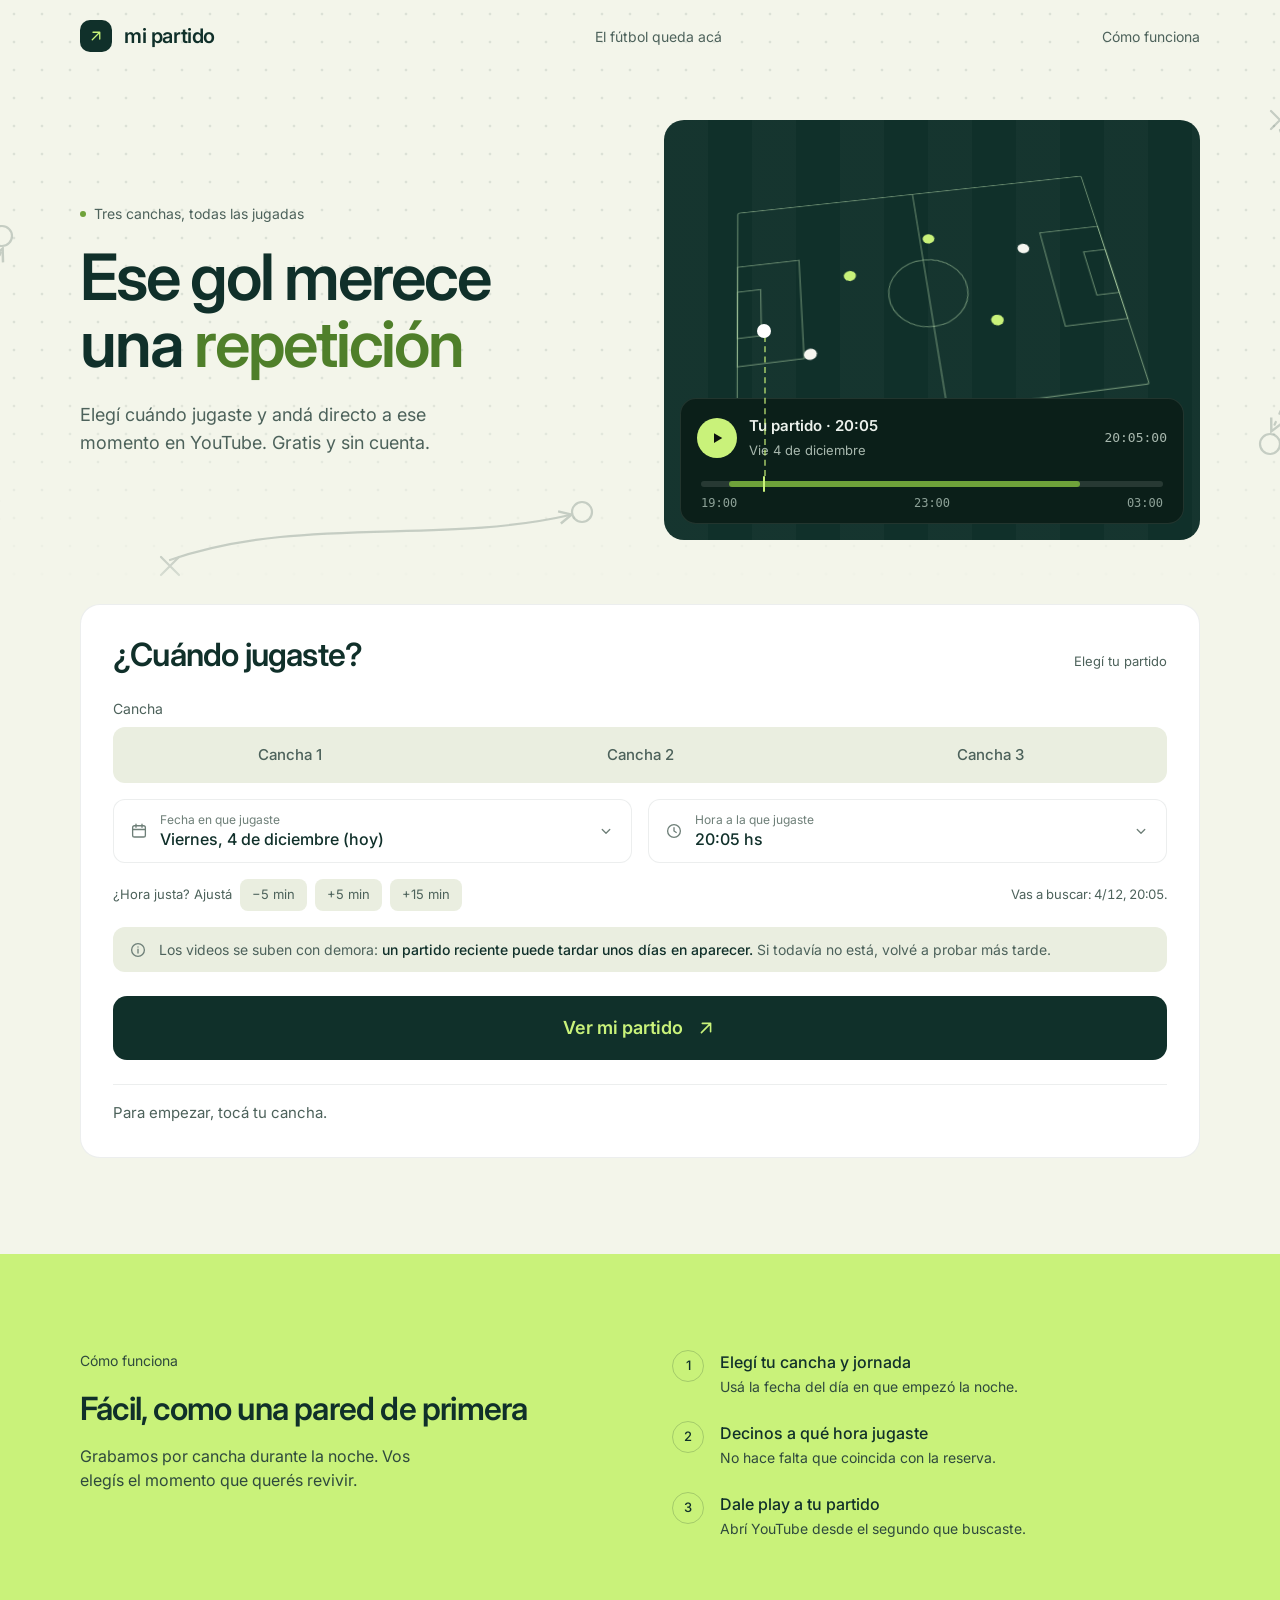
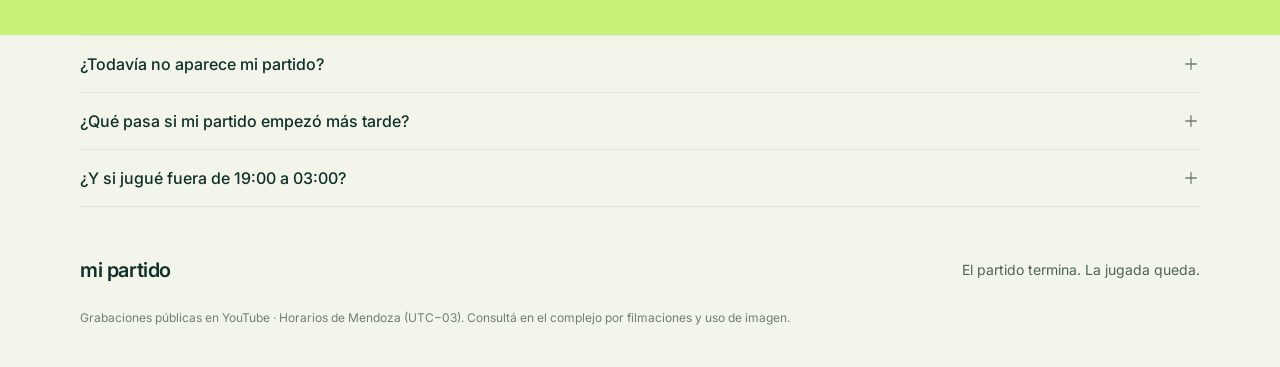
<file: index.html>
<!doctype html>
<html lang="es-AR"><head><meta charset="UTF-8"><meta name="viewport" content="width=device-width, initial-scale=1"><meta name="color-scheme" content="light dark"><meta name="theme-color" content="#f6f6f1" media="(prefers-color-scheme: light)"><meta name="theme-color" content="#0c110f" media="(prefers-color-scheme: dark)"><meta name="description" content="Encontrá la grabación de tu partido por cancha, jornada y hora."><title>Mi partido · Volvé a la cancha</title><link rel="icon" href="favicon.svg" type="image/svg+xml"><link rel="icon" href="favicon-32.png" sizes="32x32" type="image/png"><link rel="apple-touch-icon" href="apple-touch-icon.png"><link rel="stylesheet" href="style.css?v=13"></head>
<body><header class="nav wrap"><a class="brand" href="./" aria-label="Mi partido, inicio"><span class="mark"><svg class="i arr" viewBox="0 0 24 24" fill="none" stroke="currentColor" stroke-width="1.75" stroke-linecap="round" stroke-linejoin="round" aria-hidden="true"><path d="M7 17 17 7M8 7h9v9"/></svg></span>mi partido</a><span class="nav-note">El fútbol queda acá</span><a class="nav-link" href="#como">Cómo funciona</a></header>
<main><section class="hero wrap"><div class="hero-bg" aria-hidden="true" style="position:absolute"></div><div class="hero-copy"><p class="eyebrow"><span class="dot"></span>Tres canchas, todas las jugadas</p><h1>Ese gol merece<br>una <em>repetición</em></h1><p class="intro">Elegí cuándo jugaste y andá directo a ese momento en YouTube. Gratis y sin cuenta.</p></div>
<div class="art" aria-hidden="true"><div class="stage"><div class="pitchwrap"><div class="pitch3d"><svg viewBox="0 0 500 340" fill="none" stroke="#b3d7aa" stroke-opacity=".5" stroke-width="1.5"><rect x="2" y="2" width="496" height="336" rx="3"/><path d="M250 2v336"/><circle cx="250" cy="170" r="52"/><rect x="2" y="95" width="82" height="150"/><rect x="416" y="95" width="82" height="150"/><rect x="2" y="135" width="30" height="70"/><rect x="468" y="135" width="30" height="70"/><g stroke="none"><circle cx="150" cy="130" r="8" fill="#c9f27a"/><circle cx="262" cy="84" r="8" fill="#c9f27a"/><circle cx="332" cy="224" r="8" fill="#c9f27a"/><circle cx="92" cy="240" r="8" fill="#f6f6f0"/><circle cx="388" cy="118" r="8" fill="#f6f6f0"/></g></svg></div></div><div class="pl"><div class="top"><span class="pb"><svg class="i" viewBox="0 0 24 24" fill="currentColor" aria-hidden="true"><path d="M8 5.5v13l11-6.5z"/></svg></span><div><b id="st-title">Tu partido · 20:05</b><small id="st-day"></small></div><span class="t" id="st-time">20:05:00</span></div><div class="bar"><i></i><span class="mk" id="st-mk"><span class="ln"></span><span class="ball"></span></span></div><div class="ticks"><span>19:00</span><span>23:00</span><span>03:00</span></div></div></div></div></section>
<section class="finder wrap" aria-labelledby="find-title"><div class="f-head"><h2 id="find-title">¿Cuándo jugaste?</h2><span class="step">Elegí tu partido</span></div>
<div id="demo-notice" class="notice" hidden>Estás en una demostración con registros ficticios. No son partidos reales ni abren YouTube. <a href="./">Salir de la demo</a></div>
<form id="search-form"><fieldset><legend>Cancha</legend><div class="seg"><label><input type="radio" name="court" value="1"><span>Cancha 1</span></label><label><input type="radio" name="court" value="2"><span>Cancha 2</span></label><label><input type="radio" name="court" value="3"><span>Cancha 3</span></label></div></fieldset>
<div class="form-row"><div class="field"><button type="button" id="day-btn" class="pick" aria-haspopup="dialog" aria-labelledby="day-label day-text"><svg class="i" viewBox="0 0 24 24" fill="none" stroke="currentColor" stroke-width="1.75" stroke-linecap="round" aria-hidden="true"><rect x="3.5" y="5" width="17" height="15" rx="2.5"/><path d="M3.5 10h17M8 3v4M16 3v4"/></svg><span class="pv"><small id="day-label">Fecha en que jugaste</small><span id="day-text"></span></span><svg class="i chev" viewBox="0 0 24 24" fill="none" stroke="currentColor" stroke-width="1.75" stroke-linecap="round" stroke-linejoin="round" aria-hidden="true"><path d="m7 10 5 5 5-5"/></svg></button><input id="day" name="day" type="hidden"></div>
<div class="field"><button type="button" id="time-btn" class="pick" aria-haspopup="dialog" aria-labelledby="time-label time-text"><svg class="i" viewBox="0 0 24 24" fill="none" stroke="currentColor" stroke-width="1.75" stroke-linecap="round" aria-hidden="true"><circle cx="12" cy="12" r="8.5"/><path d="M12 7.5V12l3 2"/></svg><span class="pv"><small id="time-label">Hora a la que jugaste</small><span id="time-text"></span></span><svg class="i chev" viewBox="0 0 24 24" fill="none" stroke="currentColor" stroke-width="1.75" stroke-linecap="round" stroke-linejoin="round" aria-hidden="true"><path d="m7 10 5 5 5-5"/></svg></button><input id="time" name="time" type="hidden" value="20:05"></div></div>
<div class="time-tools"><span id="time-help">¿Hora justa? Ajustá</span><button type="button" data-shift="-5">−5 min</button><button type="button" data-shift="5">+5 min</button><button type="button" data-shift="15">+15 min</button><em id="date-preview" class="date-preview"></em></div>
<p id="recent-note" class="note" hidden><svg class="i" viewBox="0 0 24 24" fill="none" stroke="currentColor" stroke-width="1.75" stroke-linecap="round" aria-hidden="true"><circle cx="12" cy="12" r="8.5"/><path d="M12 11v5M12 8h.01"/></svg><span>Los videos se suben con demora: <strong>un partido reciente puede tardar unos días en aparecer.</strong> Si todavía no está, volvé a probar más tarde.</span></p>
<p id="day-help" class="note" hidden><svg class="i" viewBox="0 0 24 24" fill="none" stroke="currentColor" stroke-width="1.75" stroke-linecap="round" stroke-linejoin="round" aria-hidden="true"><path d="M20 14.5A8 8 0 0 1 9.5 4 8 8 0 1 0 20 14.5Z"/></svg><span>Jugaste de madrugada: elegí el día en que <strong>empezó la noche</strong>. Ejemplo: viernes a las 00:30 es la madrugada del sábado, así que elegí <strong>viernes</strong>.</span></p>
<button id="search-button" class="primary big" type="submit" disabled>Ver mi partido <svg class="i arr" viewBox="0 0 24 24" fill="none" stroke="currentColor" stroke-width="1.75" stroke-linecap="round" stroke-linejoin="round" aria-hidden="true"><path d="M7 17 17 7M8 7h9v9"/></svg></button></form>
<div id="result" role="status" aria-live="polite" aria-atomic="true" class="result"><p>Cargando el índice de grabaciones…</p></div></section>
<section id="como" class="how wrap"><div><p class="eyebrow">Cómo funciona</p><h2>Fácil, como una pared de primera</h2><p class="sub">Grabamos por cancha durante la noche. Vos elegís el momento que querés revivir.</p></div><ol><li><span>1</span><div><h3>Elegí tu cancha y jornada</h3><p>Usá la fecha del día en que empezó la noche.</p></div></li><li><span>2</span><div><h3>Decinos a qué hora jugaste</h3><p>No hace falta que coincida con la reserva.</p></div></li><li><span>3</span><div><h3>Dale play a tu partido</h3><p>Abrí YouTube desde el segundo que buscaste.</p></div></li></ol></section>
<section class="faq wrap"><details><summary>¿Todavía no aparece mi partido?<svg class="i plus" viewBox="0 0 24 24" fill="none" stroke="currentColor" stroke-width="1.75" stroke-linecap="round" aria-hidden="true"><path d="M12 5v14M5 12h14"/></svg></summary><p>Los videos se suben con demora, que puede ser de varios días. Volvé a probar más tarde. Si pasó más de una semana y no hay un registro, no podemos confirmar si se grabó o si está en preparación. Consultá en el complejo.</p></details><details><summary>¿Qué pasa si mi partido empezó más tarde?<svg class="i plus" viewBox="0 0 24 24" fill="none" stroke="currentColor" stroke-width="1.75" stroke-linecap="round" aria-hidden="true"><path d="M12 5v14M5 12h14"/></svg></summary><p>Buscá la hora real aproximada. Los videos son continuos: podés retroceder o avanzar en YouTube.</p></details><details><summary>¿Y si jugué fuera de 19:00 a 03:00?<svg class="i plus" viewBox="0 0 24 24" fill="none" stroke="currentColor" stroke-width="1.75" stroke-linecap="round" aria-hidden="true"><path d="M12 5v14M5 12h14"/></svg></summary><p>También buscamos grabaciones excepcionales. De 00:00 a 05:59 usamos la madrugada siguiente a la fecha elegida, incluso si el cierre se extendió. De 06:00 a 23:59 usamos el mismo día. Antes de buscar te mostramos la fecha y hora real.</p></details></section></main>
<footer class="wrap"><a class="brand" href="./">mi partido</a><p>El partido termina. La jugada queda.</p><small>Grabaciones públicas en YouTube · Horarios de Mendoza (UTC−03). Consultá en el complejo por filmaciones y uso de imagen.</small></footer><div id="sheet" class="sheet" hidden><div class="sheet-bg" data-close></div><div class="sheet-box" role="dialog" aria-modal="true"><div id="sheet-body"></div></div></div><script type="module" src="app.js?v=10"></script></body></html>
</file>
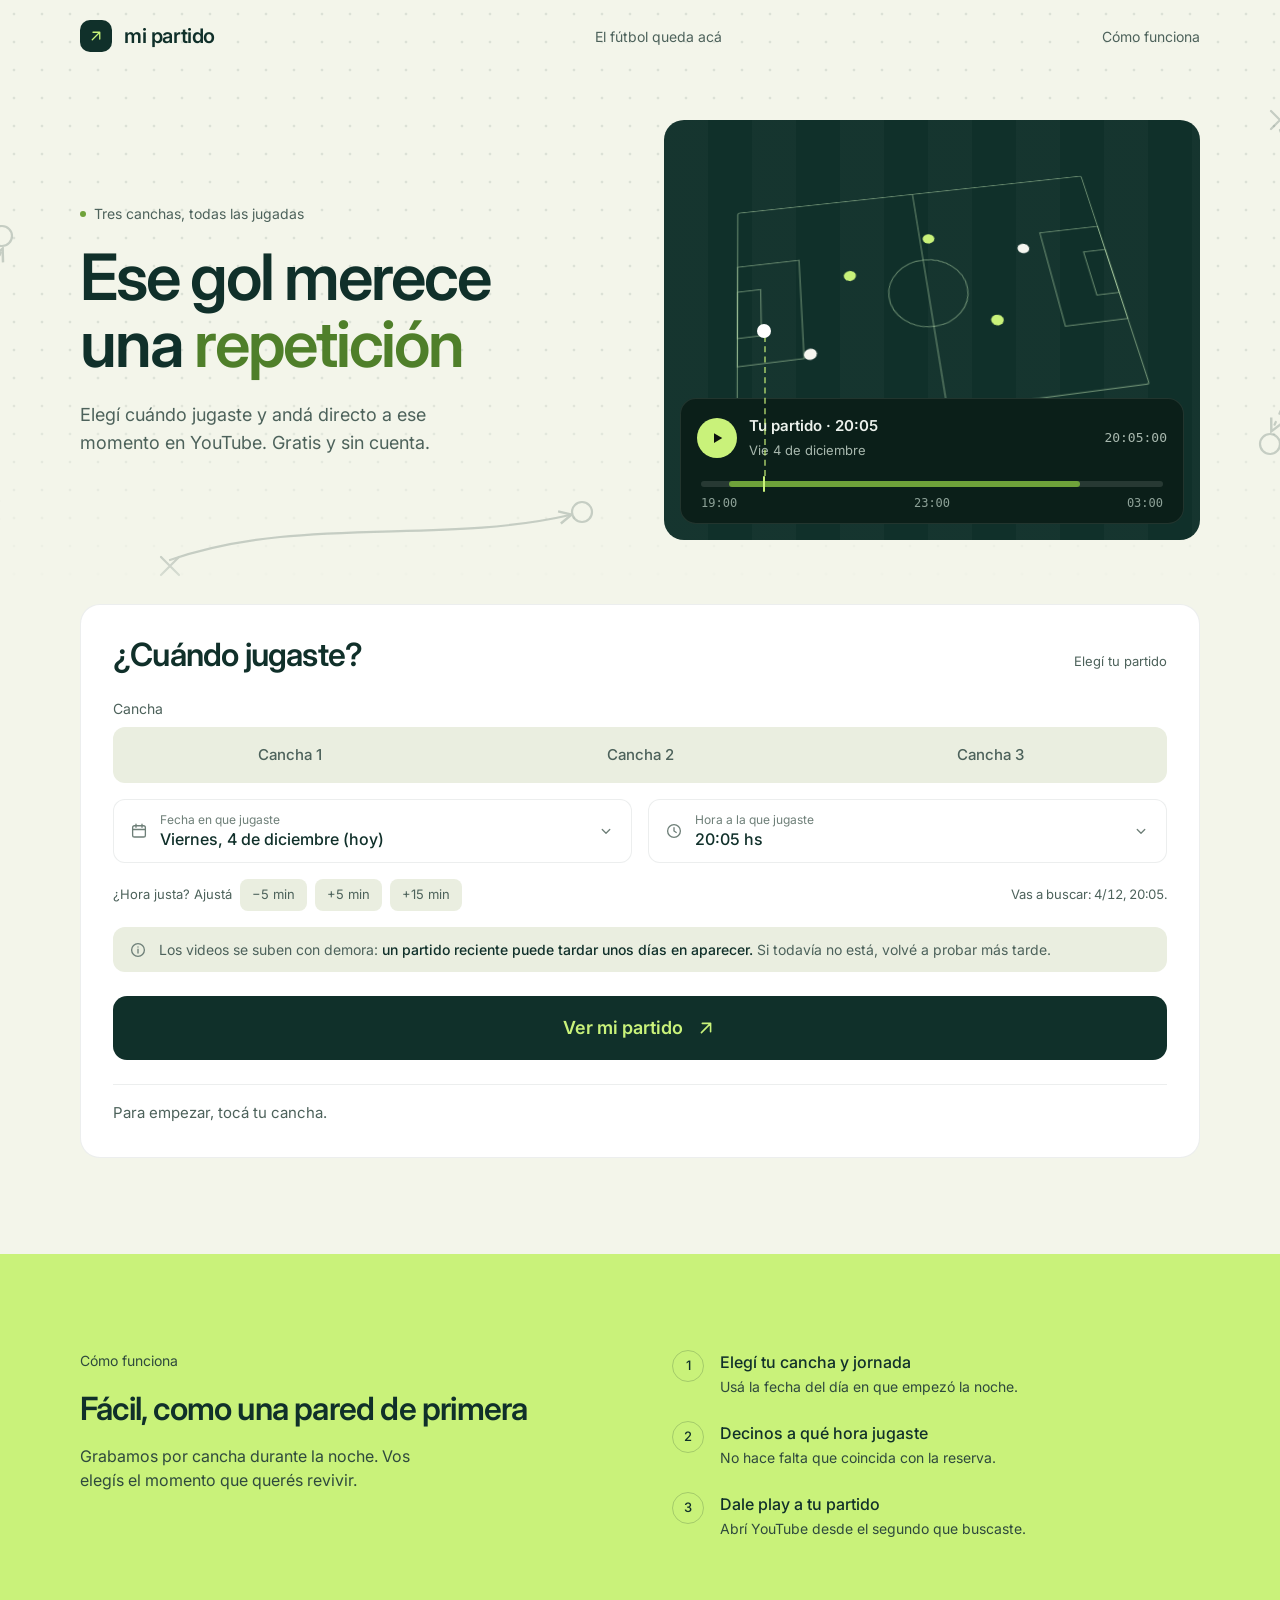
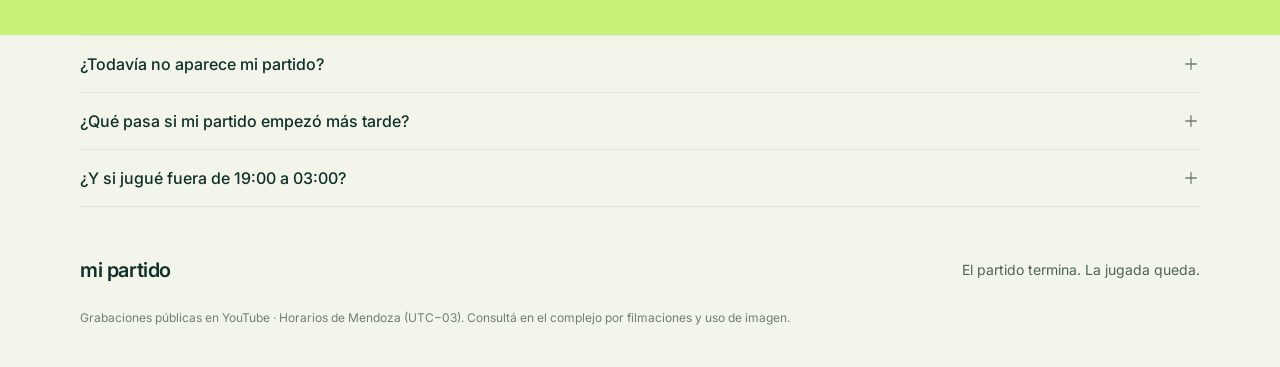
<file: admin.html>
<!doctype html><html lang="es-AR"><head><meta charset="UTF-8"><meta name="robots" content="noindex"><meta http-equiv="refresh" content="0; url=./"><title>Mi partido</title></head><body><a href="./">Ir al inicio</a></body></html>
</file>
<file: style.css>
@import url('https://fonts.googleapis.com/css2?family=Inter:wght@400;500;600&display=swap');
:root{color-scheme:light dark;--bg:#f3f5ea;--card:#fff;--raise:#eaeee0;--line:#10302a14;--tx:#10302a;--sec:#4d625b;--mut:#6e7f78;--hl:#4f7f2a;--dot:#6fa23a;--mark-bg:#10302a;--mark-tx:#c9f27a;--btn-bg:#10302a;--btn-tx:#c9f27a;--seg-on:#fff;--seg-ring:#10302a14;--art:#10302a;--panel:#0b1f19;--lime:#c9f27a;--focus:#2f6f4a;--ok:#2f6f2a}
@media(prefers-color-scheme:dark){:root{--bg:#0f1e18;--card:#162a22;--raise:#20372d;--line:#ecf1ec14;--tx:#ecf1ec;--sec:#a2aea7;--mut:#84908a;--hl:#cdf47c;--dot:#cdf47c;--mark-bg:#ecf1ec;--mark-tx:#0c110f;--btn-bg:#ecf1ec;--btn-tx:#0c110f;--seg-on:#2a352f;--seg-ring:#ecf1ec14;--art:#0b1814;--panel:#0d1c16;--focus:#cdf47c;--ok:#cdf47c}}
*{box-sizing:border-box}html{scroll-behavior:smooth}body{overflow-x:clip;margin:0;background:var(--bg);color:var(--tx);font-family:Inter,system-ui,-apple-system,"Segoe UI",sans-serif;font-size:16px;line-height:1.5;-webkit-font-smoothing:antialiased}
.wrap{width:min(1120px,calc(100% - 48px));margin-inline:auto}a{color:inherit}button,input{font:inherit;color:inherit}button{cursor:pointer;border:0;background:none}button,a,input,label{touch-action:manipulation}button:disabled{opacity:.5;cursor:wait}
:focus-visible{outline:2px solid var(--focus);outline-offset:3px}
.i{width:18px;height:18px;flex:none}.arr{width:1em;height:1em}
.nav{display:flex;align-items:center;height:72px}.brand{display:flex;align-items:center;gap:12px;font-weight:600;font-size:20px;letter-spacing:-.02em;text-decoration:none}.mark{width:32px;height:32px;border-radius:10px;display:grid;place-items:center;background:var(--mark-bg);color:var(--mark-tx)}.mark .i{width:18px;height:18px}
.nav-note{margin-inline:auto;font-size:14px;color:var(--sec)}.nav-link{font-size:14px;text-decoration:none;color:var(--sec)}.nav-link:hover{color:var(--tx)}
.eyebrow{display:flex;align-items:center;gap:8px;font-size:14px;color:var(--sec);margin:0 0 20px}.dot{width:6px;height:6px;border-radius:50%;background:var(--dot)}
h1{margin:0;font-weight:600;font-size:64px;line-height:1.04;letter-spacing:-.035em}h1 em{font-style:normal;color:var(--hl)}h2{margin:0;font-weight:600;font-size:32px;letter-spacing:-.025em;line-height:1.15}h3{margin:0;font-weight:500;font-size:16px}
.intro{font-size:18px;line-height:1.55;max-width:420px;margin:24px 0 0;color:var(--sec)}
.hero{display:grid;grid-template-columns:1fr 1fr;gap:48px;align-items:center;padding-block:48px 64px}
/* cancha + línea de la noche */
.stage{position:relative;height:420px;border-radius:20px;background:var(--art);overflow:hidden;color:#ecf1ec}
@media(prefers-color-scheme:dark){.stage{box-shadow:0 0 0 1px #cdf47c33,0 24px 48px -12px #00000099}}
.stage:before{content:"";position:absolute;inset:0;background:repeating-linear-gradient(90deg,#ffffff06 0 44px,transparent 44px 88px)}
.pitchwrap{position:absolute;left:0;right:0;top:0;height:300px;perspective:760px}.pitch3d{position:absolute;inset:36px 44px 0;transform:rotateX(34deg) rotate(-8deg);transform-origin:50% 60%}.pitch3d svg{width:100%;height:100%;overflow:visible}
.pl{position:absolute;left:16px;right:16px;bottom:16px;background:var(--panel);border:1px solid #ecf1ec1a;border-radius:16px;padding:16px 16px 14px}
.pl .top{display:flex;align-items:center;gap:12px}.pb{width:40px;height:40px;border-radius:50%;background:var(--lime);color:#0c110f;display:grid;place-items:center;flex:none}
.pl b{display:block;font-weight:600;font-size:15px;color:#ecf1ec}.pl small{font-size:13px;color:#a8b8ae}.pl .t{margin-left:auto;font:500 13px/1 ui-monospace,"DejaVu Sans Mono",Consolas,monospace;color:#a8b8ae;font-variant-numeric:tabular-nums}
.bar{position:relative;height:6px;border-radius:3px;background:#ecf1ec1f;margin:20px 4px 0}.bar i{position:absolute;inset:0 18% 0 6%;border-radius:3px;background:#6fa23a}
.mk{position:absolute;left:41%;bottom:0;width:0;transition:left .25s ease-out}.mk:before{content:"";position:absolute;left:-1px;bottom:-5px;width:2px;height:16px;border-radius:1px;background:var(--lime)}
.mk .ln{position:absolute;left:0;bottom:11px;height:140px;border-left:2px dashed #c9f27a99}.mk .ball{position:absolute;left:-7px;bottom:149px;width:14px;height:14px;border-radius:50%;background:#fff}
.ticks{display:flex;justify-content:space-between;margin:10px 4px 0;font:12px/1 ui-monospace,"DejaVu Sans Mono",Consolas,monospace;color:#8ea298}
/* buscador */
.finder{padding:32px;border-radius:20px;margin-bottom:96px;background:var(--card);border:1px solid var(--line)}
.f-head{display:flex;justify-content:space-between;align-items:baseline;margin-bottom:24px}.step{font-size:13px;color:var(--sec)}
fieldset{border:0;margin:0;padding:0;min-width:0}legend{padding:0;margin-bottom:8px;font-size:14px;color:var(--sec)}
.seg{display:grid;grid-template-columns:repeat(3,1fr);gap:4px;padding:4px;border-radius:12px;background:var(--raise)}.seg label{display:block}.seg input{position:absolute;opacity:0;pointer-events:none}.seg span{display:grid;place-items:center;height:48px;border-radius:9px;font-weight:500;font-size:15px;color:var(--sec);cursor:pointer;transition:background-color .15s,color .15s}.seg span:hover{color:var(--tx)}
.seg input:checked+span{background:var(--seg-on);color:var(--tx);box-shadow:0 0 0 1px var(--seg-ring),0 1px 2px #0000001a}.seg input:focus-visible+span{outline:2px solid var(--focus);outline-offset:2px}
.form-row{display:grid;grid-template-columns:1fr 1fr;gap:16px;margin-top:16px}.field{min-width:0}
.pick{display:flex;align-items:center;gap:12px;width:100%;height:64px;padding:0 16px;border-radius:12px;text-align:left;background:var(--card);border:1px solid var(--line);transition:border-color .15s}.pick:hover{border-color:var(--mut)}.pick .i{color:var(--mut)}
.pv{flex:1;min-width:0;display:block;font-weight:500;font-size:16px;line-height:1.25}.pv small{display:block;font-size:12px;font-weight:400;color:var(--mut);margin-bottom:2px}.pv span{display:block;white-space:nowrap;overflow:hidden;text-overflow:ellipsis}
.time-tools{display:flex;align-items:center;flex-wrap:wrap;gap:8px;margin-top:16px;font-size:13px;color:var(--sec)}.time-tools button{height:32px;padding:0 12px;border-radius:8px;font-size:13px;background:var(--raise);transition:background-color .15s}.time-tools button:hover{background:var(--line)}
.date-preview{margin-left:auto;font-style:normal;font-variant-numeric:tabular-nums}
.note{display:flex;gap:12px;align-items:flex-start;margin:16px 0 0;font-size:14px;line-height:1.5;padding:12px 16px;border-radius:12px;background:var(--raise);color:var(--sec)}.note[hidden]{display:none}.note .i{margin-top:2px;color:var(--mut)}.note strong{font-weight:500;color:var(--tx)}
.big,.result .primary{display:flex;align-items:center;justify-content:center;gap:12px;width:100%;height:64px;margin-top:24px;border-radius:14px;font-size:18px;font-weight:600;background:var(--btn-bg);color:var(--btn-tx);text-decoration:none;transition:opacity .15s}.big:hover:not(:disabled),.result .primary:hover{opacity:.92}.big .i,.result .primary .arr{width:22px;height:22px}
@media(prefers-color-scheme:dark){.big,.result .primary{box-shadow:inset 0 1px 0 #fff}}
.result{margin-top:24px;border-top:1px solid var(--line);padding-top:16px;font-size:15px;line-height:1.6;color:var(--sec)}.result:empty{display:none}.result h3{font-size:20px;font-weight:600;margin:4px 0 8px;color:var(--tx)}.result p{margin:0 0 8px}.result small{display:block;color:var(--mut);margin-top:8px;font-size:13px}
.badge{display:inline-block;background:var(--raise);padding:2px 10px;border-radius:6px;font-size:13px;font-weight:500;color:var(--sec)}.redir{font-weight:500;color:var(--ok)}
.notice{background:var(--raise);padding:12px 16px;font-size:14px;border-radius:12px;margin-bottom:20px;color:var(--sec)}
.result button{height:44px;padding:0 20px;border-radius:10px;background:var(--raise);font-weight:500}
/* cómo funciona / preguntas */
.how{display:grid;grid-template-columns:1fr 1fr;gap:64px;margin-bottom:0}.how .sub{margin:16px 0 0;max-width:340px;color:var(--sec)}.how ol{list-style:none;margin:0;padding:0;display:grid;gap:24px}.how li{display:flex;gap:16px}.how li>span{width:32px;height:32px;border-radius:50%;display:grid;place-items:center;font-size:13px;font-weight:500;flex:none;border:1px solid var(--line);color:var(--sec)}.how li p{font-size:14px;margin:2px 0 0;color:var(--sec)}
.faq{border-top:1px solid var(--line)}.faq details{border-bottom:1px solid var(--line)}.faq summary{display:flex;justify-content:space-between;align-items:center;gap:16px;min-height:56px;font-weight:500;cursor:pointer;list-style:none}.faq summary::-webkit-details-marker{display:none}.faq summary .plus{color:var(--mut);transition:transform .15s}.faq details[open] .plus{transform:rotate(45deg)}.faq details p{margin:0 0 20px;max-width:680px;font-size:15px;line-height:1.6;color:var(--sec)}
footer{display:grid;grid-template-columns:1fr auto;gap:8px 24px;align-items:center;padding-block:48px 40px}footer p{margin:0;font-size:14px;color:var(--sec)}footer small{grid-column:1/-1;font-size:12px;margin-top:16px;color:var(--mut)}
/* ventana de fecha y hora */
.sheet{position:fixed;inset:0;z-index:50;display:grid;place-items:center}.sheet[hidden]{display:none}.sheet-bg{position:absolute;inset:0;background:#05100d99}.sheet-box{position:relative;width:min(390px,92vw);max-height:92vh;overflow:auto;background:var(--card);border:1px solid var(--line);border-radius:20px;padding:20px;box-shadow:0 24px 60px #0006}.noscroll{overflow:hidden}
.sh-head{display:flex;align-items:center;justify-content:space-between;gap:8px;margin-bottom:16px}.sh-title{font-weight:600;font-size:18px;letter-spacing:-.01em}.sh-nav{width:44px;height:44px;border-radius:12px;border:1px solid var(--line);background:var(--raise);font-size:20px;line-height:1}.sh-nav:disabled{opacity:.3;cursor:default}
.cal{display:grid;grid-template-columns:repeat(7,1fr);gap:4px}.cal .wd{text-align:center;font-size:12px;font-weight:500;color:var(--mut);padding:4px 0}.cal button{aspect-ratio:1;min-height:42px;border-radius:50%;font-size:15px;font-weight:500;font-variant-numeric:tabular-nums;transition:background-color .15s}.cal button:hover:not(:disabled){background:var(--raise)}.cal button:disabled{color:var(--mut);opacity:.45;cursor:default}.cal .today{box-shadow:inset 0 0 0 1.5px var(--mut)}.cal button[aria-pressed=true]{background:var(--btn-bg);color:var(--btn-tx)}
.grid4{display:grid;grid-template-columns:repeat(4,1fr);gap:8px}.grid4 button{min-height:56px;border-radius:12px;border:1px solid var(--line);background:var(--raise);font-size:19px;font-weight:500;font-variant-numeric:tabular-nums;transition:background-color .15s}.grid4 button:hover{background:var(--line)}.grid4 button[aria-pressed=true]{background:var(--btn-bg);color:var(--btn-tx);border-color:var(--btn-bg)}
.sh-sub{font-size:14px;color:var(--sec);margin:0 0 12px}.sh-foot{display:flex;justify-content:space-between;gap:12px;margin-top:16px}.sh-foot button{min-height:46px;padding:0 20px;border-radius:12px;border:1px solid var(--line);background:var(--raise);font-weight:500}.sh-foot .go{background:var(--btn-bg);color:var(--btn-tx);border-color:var(--btn-bg)}
@media(max-width:760px){h1{font-size:44px}.hero,.how{grid-template-columns:1fr;gap:32px}.hero{padding-block:24px 32px}.nav-note{display:none}.nav-link{margin-left:auto}.finder{padding:20px;margin-bottom:64px}.f-head .step{display:none}.form-row{grid-template-columns:1fr}.date-preview{margin:0;width:100%}.stage{height:380px}.pitchwrap{height:260px}.pitch3d{inset:28px 24px 0}.mk .ln{height:110px}.mk .ball{bottom:119px}.big{height:68px}.time-tools button{height:44px}.sheet{place-items:end center}.sheet-box{width:100%;border-radius:20px 20px 0 0;padding:20px 16px calc(20px + env(safe-area-inset-bottom));max-height:88vh}.cal button{min-height:46px}.grid4 button{min-height:62px;font-size:22px}footer{grid-template-columns:1fr}}
@media(prefers-reduced-motion:reduce){html{scroll-behavior:auto}*{transition:none!important}}

/* fondo del héroe: pasto cortado en franjas, que se desvanece hacia la página */
:root{--g1:#e8eed9;--g2:#dde7c8}
@media(prefers-color-scheme:dark){:root{--g1:#1c3a2c;--g2:#173023}}
.hero{position:relative;isolation:isolate}
.hero-bg{position:absolute;z-index:-1;inset:-72px calc(50% - 50vw) 0;pointer-events:none;
 background:repeating-linear-gradient(90deg,var(--g1) 0 96px,var(--g2) 96px 192px);
 -webkit-mask-image:linear-gradient(#000 40%,transparent);mask-image:linear-gradient(#000 40%,transparent)}
/* franja lima: el momento de color de la página */
.how{position:relative;isolation:isolate;padding-block:96px;color:#10302a}
.how:before{content:"";position:absolute;z-index:-1;inset:0 calc(50% - 50vw);background:var(--lime)}
.how .eyebrow,.how .sub,.how li p{color:#2f4a3d}.how li>span{border-color:#10302a33;color:#10302a}.how .dot{background:#10302a}
.faq{margin-top:0}
@media(max-width:760px){.how{padding-block:64px}.hero-bg{background-size:auto}}

.nav{position:relative;z-index:2}

/* jugadas: pizarra táctica de fondo (solo pantallas anchas) */
.hero:after{content:"";position:absolute;z-index:-1;inset:-72px calc(50% - 50vw) 0;pointer-events:none;display:none;
 background:url("data:image/svg+xml,%3Csvg%20xmlns%3D%22http%3A//www.w3.org/2000/svg%22%20width%3D%221440%22%20height%3D%22720%22%20viewBox%3D%220%200%201440%20720%22%20fill%3D%22none%22%3E%3Cdefs%3E%3Cmarker%20id%3D%22a%22%20viewBox%3D%220%200%2010%2010%22%20refX%3D%228%22%20refY%3D%225%22%20markerWidth%3D%227%22%20markerHeight%3D%227%22%20orient%3D%22auto%22%3E%3Cpath%20d%3D%22M1%201%209%205%201%209%22%20stroke%3D%22%2310302a%22%20stroke-width%3D%221.6%22/%3E%3C/marker%3E%3C/defs%3E%3Cg%20stroke%3D%22%2310302a%22%20stroke-width%3D%222.2%22%20stroke-linecap%3D%22round%22%20opacity%3D%22.2%22%3E%3Cpath%20d%3D%22M70%20500C40%20430%2040%20340%2082%20250%22%20stroke-dasharray%3D%223%209%22%20marker-end%3D%22url%28%23a%29%22/%3E%3Cpath%20d%3D%22M1360%20130C1400%20230%201396%20340%201352%20430%22%20stroke-dasharray%3D%223%209%22%20marker-end%3D%22url%28%23a%29%22/%3E%3Cpath%20d%3D%22M250%20560C380%20515%20520%20545%20650%20515%22%20marker-end%3D%22url%28%23a%29%22/%3E%3Cpath%20d%3D%22M61%20501l18%2018M79%20501l-18%2018%22/%3E%3Cpath%20d%3D%22M1351%20111l18%2018M1369%20111l-18%2018%22/%3E%3Cpath%20d%3D%22M241%20557l18%2018M259%20557l-18%2018%22/%3E%3Ccircle%20cx%3D%2282%22%20cy%3D%22236%22%20r%3D%2210%22/%3E%3Ccircle%20cx%3D%221350%22%20cy%3D%22444%22%20r%3D%2210%22/%3E%3Ccircle%20cx%3D%22662%22%20cy%3D%22512%22%20r%3D%2210%22/%3E%3C/g%3E%3C/svg%3E") center top/1440px 720px no-repeat;
 -webkit-mask-image:linear-gradient(#000 92%,transparent);mask-image:linear-gradient(#000 92%,transparent)}
@media(min-width:900px){.hero:after{display:block}}
@media(not (prefers-color-scheme:dark)){.hero-bg{background:radial-gradient(#10302a1a 1.5px,transparent 1.6px) 0 0/28px 28px;
 -webkit-mask-image:linear-gradient(#000 60%,transparent);mask-image:linear-gradient(#000 60%,transparent)}}
@media(prefers-color-scheme:dark){.hero:after{background-image:url("data:image/svg+xml,%3Csvg%20xmlns%3D%22http%3A//www.w3.org/2000/svg%22%20width%3D%221440%22%20height%3D%22720%22%20viewBox%3D%220%200%201440%20720%22%20fill%3D%22none%22%3E%3Cdefs%3E%3Cmarker%20id%3D%22a%22%20viewBox%3D%220%200%2010%2010%22%20refX%3D%228%22%20refY%3D%225%22%20markerWidth%3D%227%22%20markerHeight%3D%227%22%20orient%3D%22auto%22%3E%3Cpath%20d%3D%22M1%201%209%205%201%209%22%20stroke%3D%22%23e6f0dc%22%20stroke-width%3D%221.6%22/%3E%3C/marker%3E%3C/defs%3E%3Cg%20stroke%3D%22%23e6f0dc%22%20stroke-width%3D%222.2%22%20stroke-linecap%3D%22round%22%20opacity%3D%22.22%22%3E%3Cpath%20d%3D%22M70%20500C40%20430%2040%20340%2082%20250%22%20stroke-dasharray%3D%223%209%22%20marker-end%3D%22url%28%23a%29%22/%3E%3Cpath%20d%3D%22M1360%20130C1400%20230%201396%20340%201352%20430%22%20stroke-dasharray%3D%223%209%22%20marker-end%3D%22url%28%23a%29%22/%3E%3Cpath%20d%3D%22M250%20560C380%20515%20520%20545%20650%20515%22%20marker-end%3D%22url%28%23a%29%22/%3E%3Cpath%20d%3D%22M61%20501l18%2018M79%20501l-18%2018%22/%3E%3Cpath%20d%3D%22M1351%20111l18%2018M1369%20111l-18%2018%22/%3E%3Cpath%20d%3D%22M241%20557l18%2018M259%20557l-18%2018%22/%3E%3Ccircle%20cx%3D%2282%22%20cy%3D%22236%22%20r%3D%2210%22/%3E%3Ccircle%20cx%3D%221350%22%20cy%3D%22444%22%20r%3D%2210%22/%3E%3Ccircle%20cx%3D%22662%22%20cy%3D%22512%22%20r%3D%2210%22/%3E%3C/g%3E%3C/svg%3E")}}
/* modo oscuro: los controles se hunden (más oscuros que la tarjeta) y tienen borde visible */
@media(prefers-color-scheme:dark){
.seg{background:#0b1612;box-shadow:inset 0 0 0 1px #ecf1ec2e}
.seg span{color:#c3cdc6}
.seg input:checked+span{background:#ecf1ec;color:#0c110f;box-shadow:none;font-weight:600}
.pick{background:#0b1612;border-color:#ecf1ec33}.pick:hover{border-color:#cdf47c99}
.time-tools button{background:#0b1612;box-shadow:inset 0 0 0 1px #ecf1ec2e;color:#dbe3dd}
.note{background:#0b1612;box-shadow:inset 0 0 0 1px #ecf1ec24}
.grid4 button{background:#0b1612;border-color:#ecf1ec2e}
}
/* modo oscuro: resplandor degradado detrás del cuadro */
@media(prefers-color-scheme:dark){
.finder{position:relative;border-color:#cdf47c40;box-shadow:0 0 0 1px #cdf47c1f}
.finder:before{content:"";position:absolute;z-index:-1;inset:-3px;border-radius:23px;pointer-events:none;
 background:linear-gradient(120deg,#cdf47c,#2fb58a 45%,#1f7a62 70%,#cdf47c);filter:blur(34px);opacity:.7}
}
</file>
